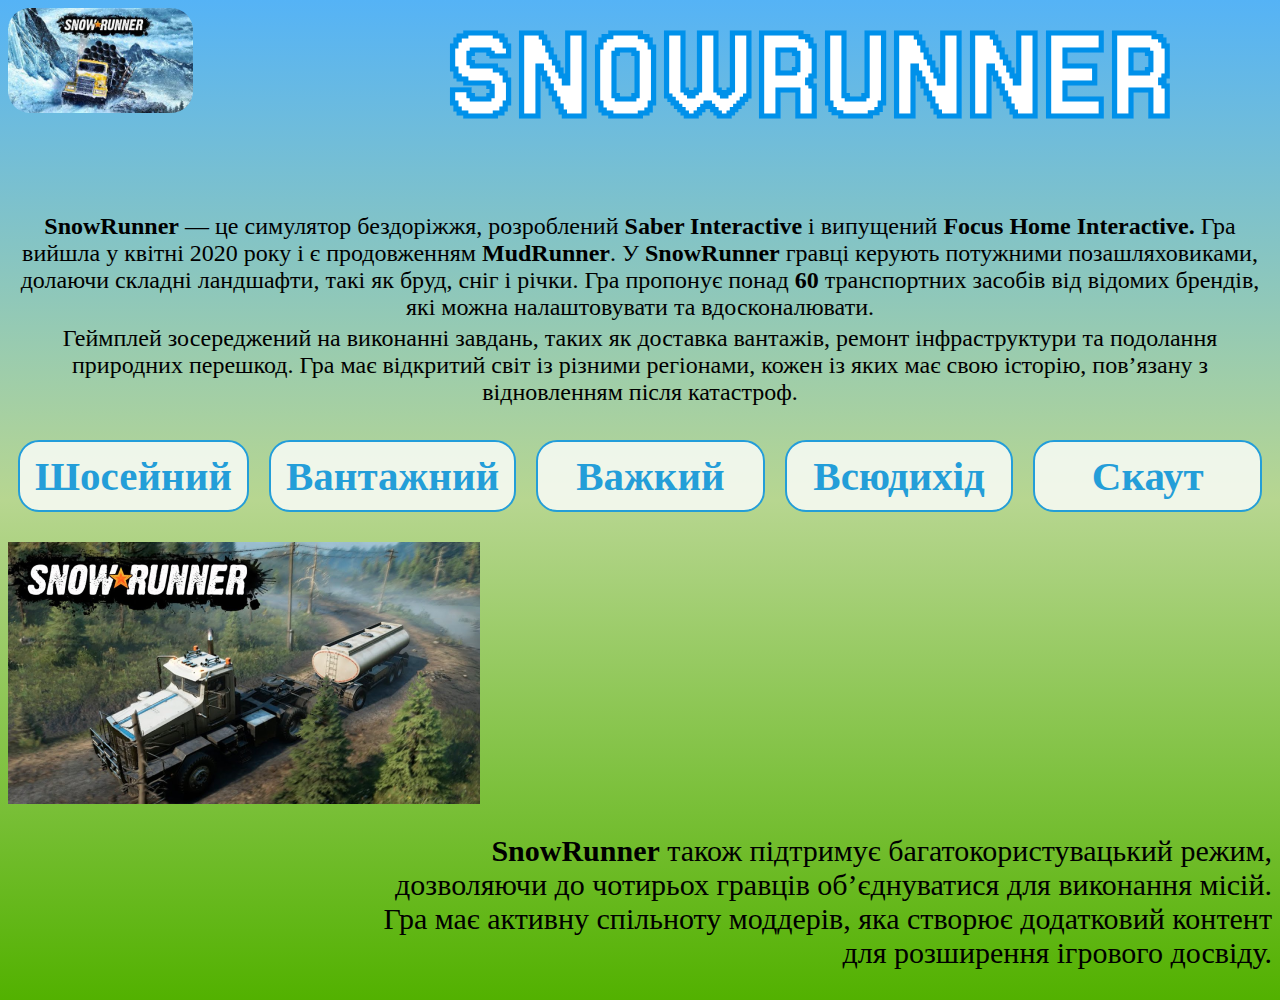
<file: index.html>
<!DOCTYPE html>
<html lang="en">
<head>
    <link href='https://fonts.googleapis.com/css?family=Jersey 25' rel='stylesheet'>
   <link rel="stylesheet" href="style.css">
    <meta charset="UTF-8">
    <meta name="viewport" content="width=device-width, initial-scale=1.0">
    <title>Snowranner</title>
</head>
<body>
   <div class="konteiner"> <img class="lil" src="OSK.jpeg" alt="">
    <h1 class="lol"> 
     SNOWRUNNER</h1></div>
     <p class="text1ct"><b>SnowRunner</b> — це симулятор бездоріжжя, розроблений <b>Saber Interactive</b> і випущений <b>Focus Home Interactive.</b>
         Гра вийшла у квітні 2020 року і є продовженням <b>MudRunner</b>. У <b>SnowRunner</b> гравці керують потужними позашляховиками, долаючи складні ландшафти, такі як бруд, сніг і річки.
          Гра пропонує понад<b> 60</b> транспортних засобів від відомих брендів, які можна налаштовувати та вдосконалювати.

     </p><p class="text1ct">Геймплей зосереджений на виконанні завдань, таких як доставка вантажів, ремонт інфраструктури та подолання природних перешкод. Гра має відкритий світ із різними регіонами, кожен із яких має свою історію, пов’язану з відновленням після катастроф.</p>
     <nav>
        <a href="index2.html"><b>Шосейний</b></a>
        <a href="index3.html"><b>Вантажний</b></a>
        <a href="index4.html"><b>Важкий</b></a>
        <a href="index5.html"><b>Всюдихід</b></a>
        <a href="index6.html"><b>Скаут</b></a>
        
     </nav>
     <div class="dov">
        <img src="BOAR.png" alt=""><p><b>SnowRunner</b> також підтримує багатокористувацький режим, дозволяючи до чотирьох гравців об’єднуватися для виконання місій.
             Гра має активну спільноту моддерів, яка створює додатковий контент для розширення ігрового досвіду.</p>
     </div>      
    </body>
</html>
</file>
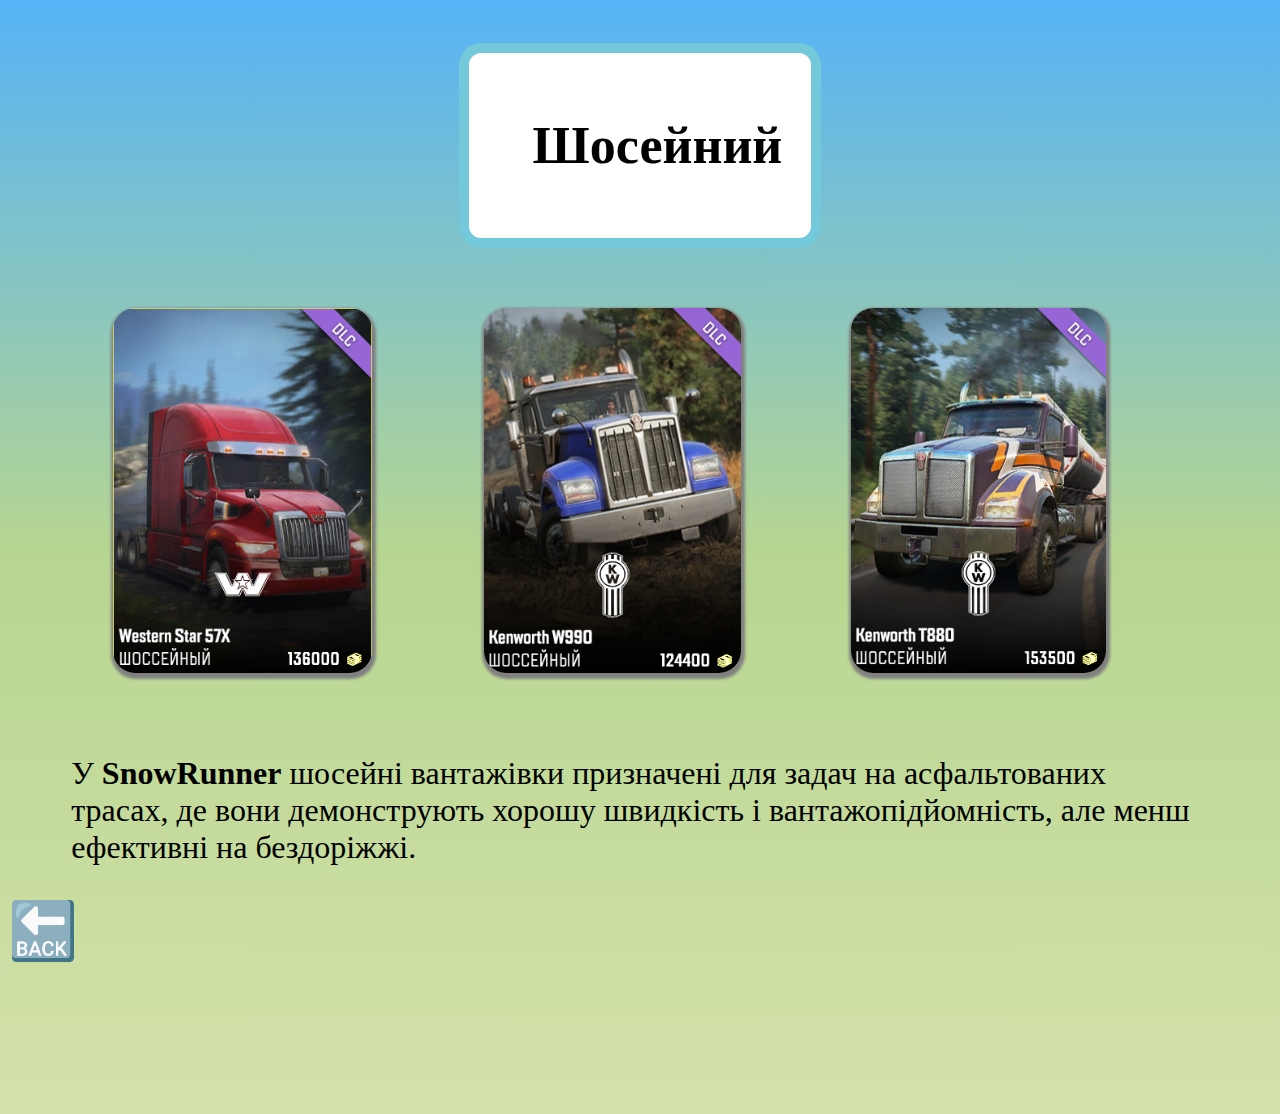
<file: index2.html>
<!DOCTYPE html>
<html lang="en">
<head><link rel="stylesheet" href="style2.css">
    <meta charset="UTF-8">
    <meta name="viewport" content="width=device-width, initial-scale=1.0">
    <title>Шосейний</title>
</head>
<body>
<div class="hehe"><h1>Шосейний</h1></div>

<div class="shose">
<div><img src="1.png" alt=""></div><br><br>
<div><img src="2.png" alt=""></div>
<div><img src="3.png" alt=""></div>
</div>
<p>
    У <b>SnowRunner</b> шосейні вантажівки призначені для задач на асфальтованих трасах,
     де вони демонструють хорошу швидкість і вантажопідйомність, але менш ефективні на бездоріжжі.
</p>
    <a class="w" href="index.html">🔙</a> 
</body>
</html>
</file>
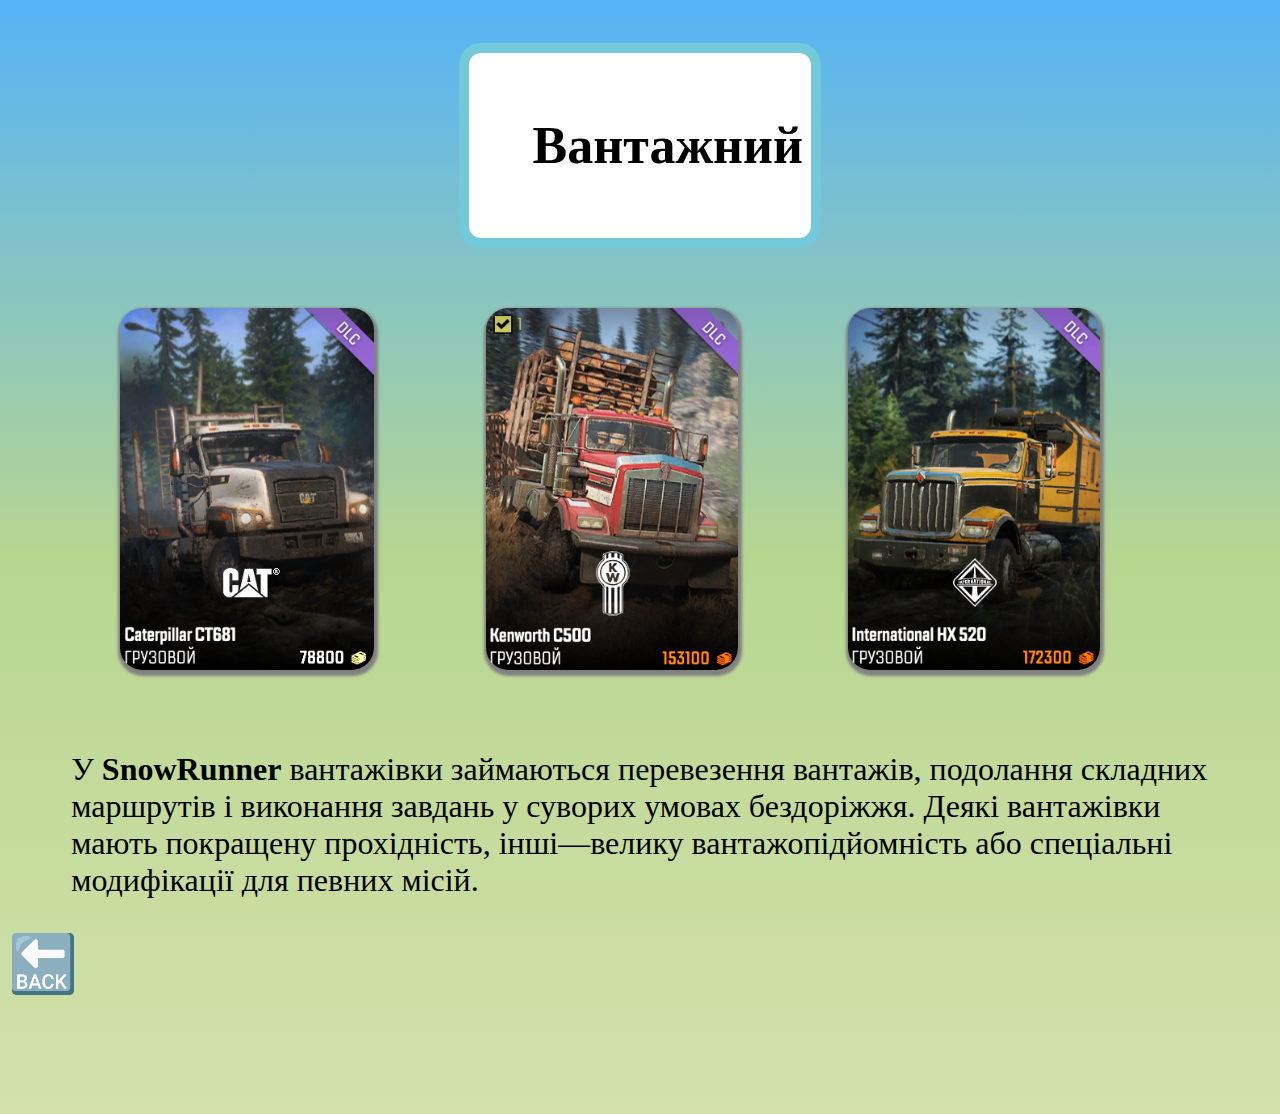
<file: index3.html>
<!DOCTYPE html>
<html lang="en">
<head><link rel="stylesheet" href="style3.css">
    <meta charset="UTF-8">
    <meta name="viewport" content="width=device-width, initial-scale=1.0">
    <title>Вантажний</title>
</head>
<body>
    <div class="hehe"><h1>Вантажний </h1></div>

<div class="shose">
<div><img src="Вантажний.png" alt=""></div><br><br>
<div><img src="Вантажний (2).png" alt=""></div>
<div><img src="Вантажний (3).png" alt=""></div>
</div>
<p>
    У <b>SnowRunner</b> вантажівки займаються перевезення вантажів, подолання складних маршрутів і виконання завдань у суворих умовах бездоріжжя. 
    Деякі вантажівки мають покращену прохідність, інші—велику вантажопідйомність або спеціальні модифікації для певних місій.
</p><a class="w" href="index.html">🔙</a>
</body>
</html>
</file>
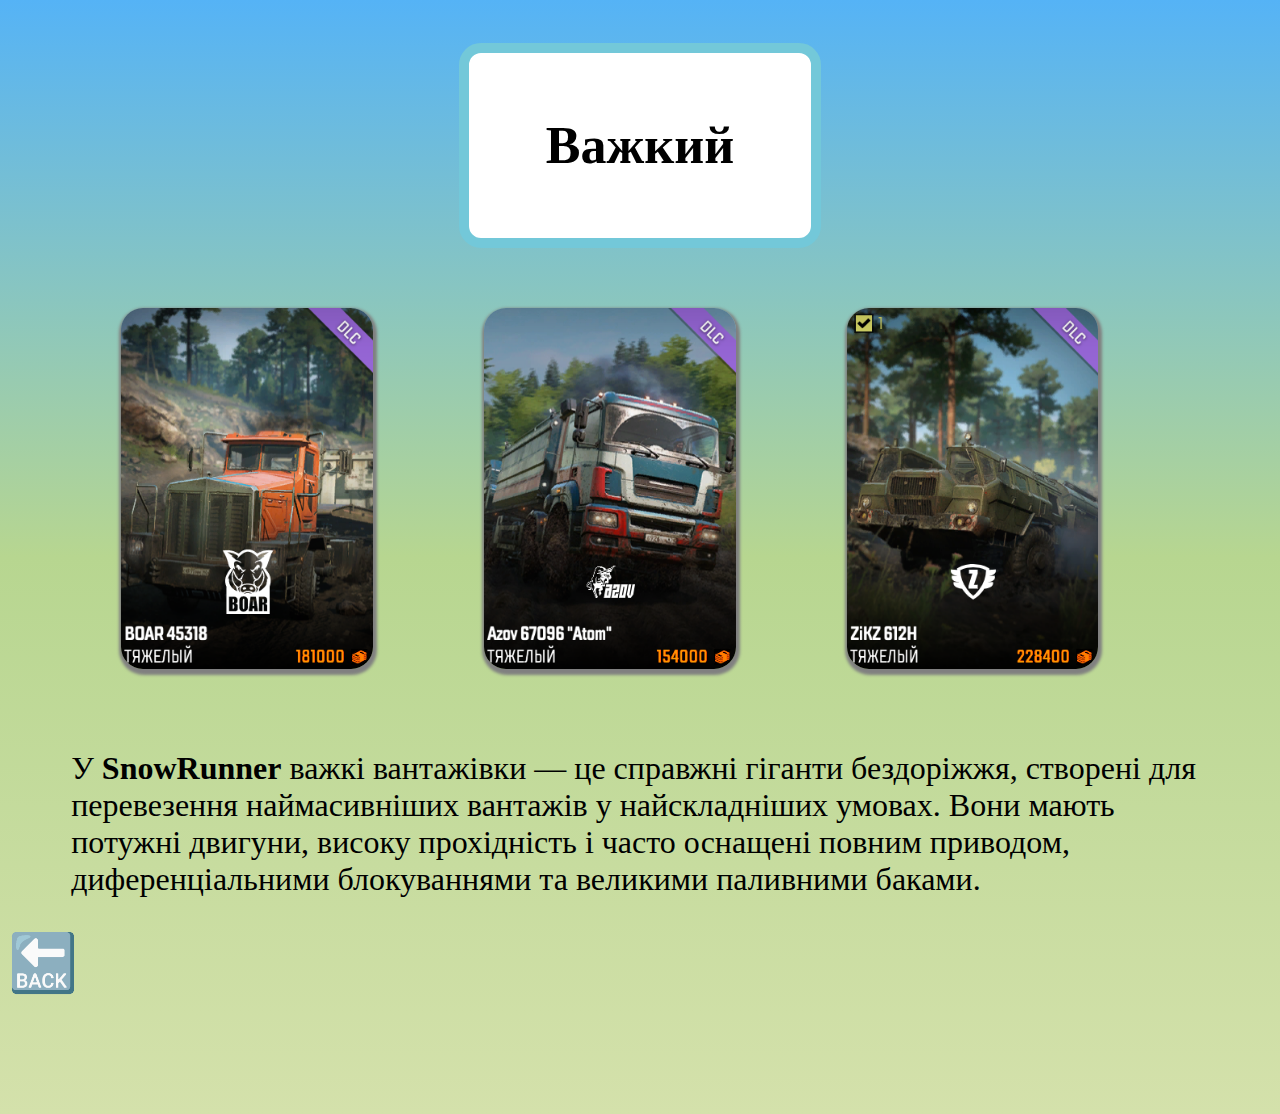
<file: index4.html>
<!DOCTYPE html>
<html lang="en">
<head><link rel="stylesheet" href="style4.css">
    <meta charset="UTF-8">
    <meta name="viewport" content="width=device-width, initial-scale=1.0">
    <title>Тяжкий</title>
</head>
<body>
    <div class="hehe"><h1>Важкий  </h1></div>

<div class="shose">
<div><img src="Тяжкий.png" alt=""></div><br><br>
<div><img src="Тяжкий (2).png" alt=""></div>
<div><img src="Тяжкий (3).png" alt=""></div>
</div>
<p>
    У <b>SnowRunner</b>  важкі вантажівки — це справжні гіганти бездоріжжя, створені для перевезення наймасивніших вантажів у найскладніших умовах. Вони мають потужні двигуни, високу прохідність і часто оснащені повним приводом, диференціальними блокуваннями та великими паливними баками.
</p> <a class="w" href="index.html">🔙</a>
</body>
</html>
</file>
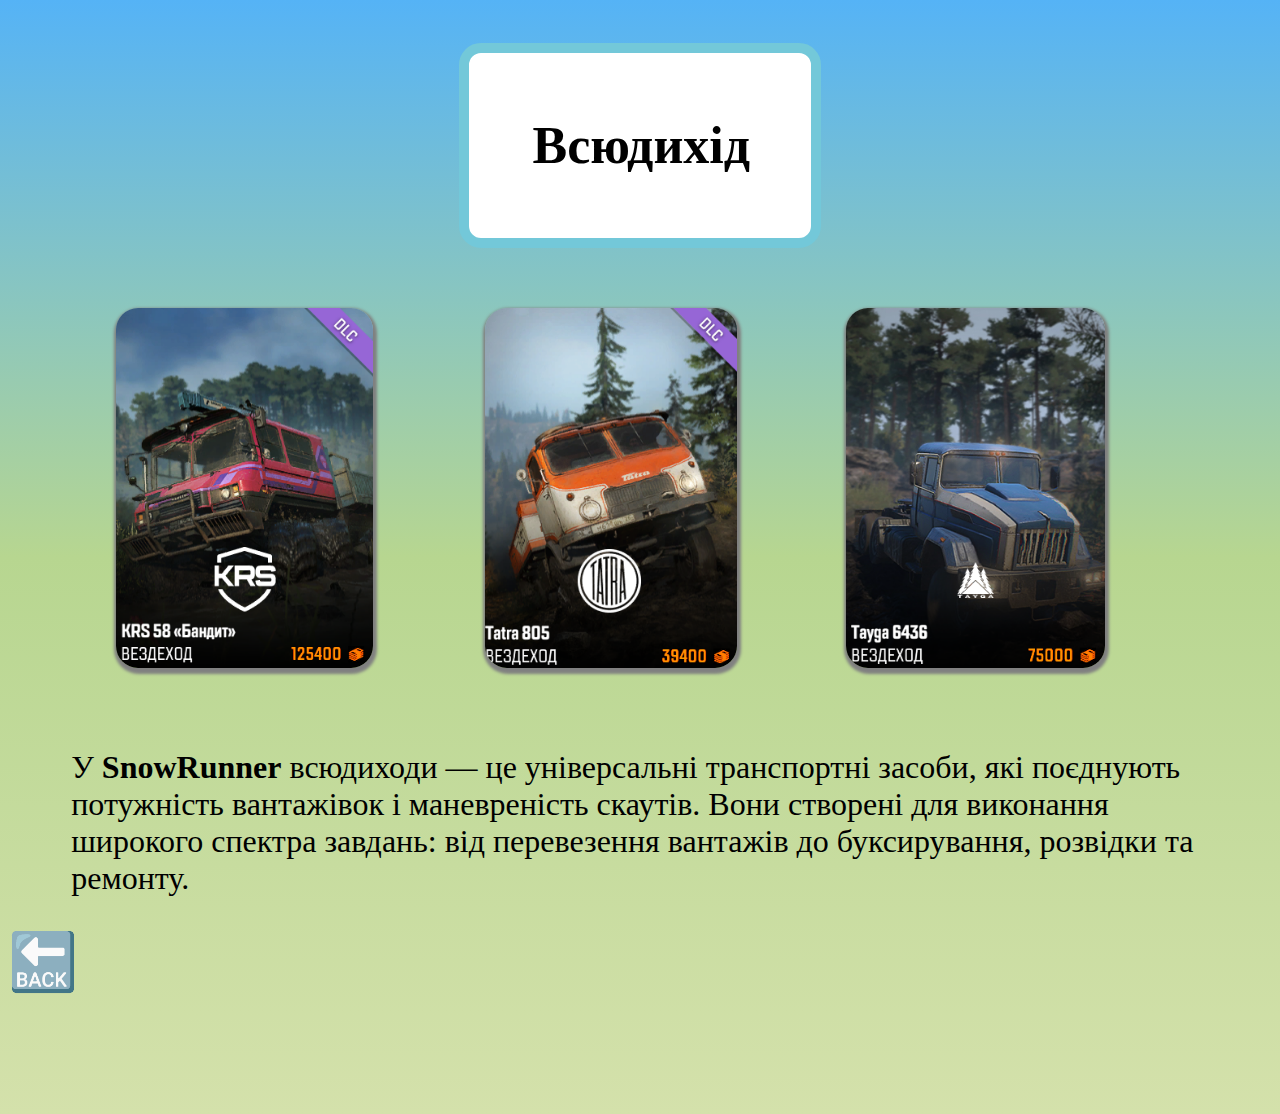
<file: index5.html>
<!DOCTYPE html>
<html lang="en">
<head><link rel="stylesheet" href="style5.css">
    <meta charset="UTF-8">
    <meta name="viewport" content="width=device-width, initial-scale=1.0">
    <title>Всюдихід</title>
</head>
<body>
   <div class="hehe"><h1>Всюдихід </h1></div>

<div class="shose">
<div><img src="Всюдихід.png" alt=""></div><br><br>
<div><img src="Всюдихід (2).png" alt=""></div>
<div><img src="Всюдихід (3).png" alt=""></div>
</div>
<p>
    У <b>SnowRunner</b> всюдиходи — це універсальні транспортні засоби, які поєднують потужність вантажівок і маневреність скаутів.
     Вони створені для виконання широкого спектра завдань: від перевезення вантажів до буксирування, розвідки та ремонту.
</p>  <a class="w" href="index.html">🔙</a>
</body>
</html>
</file>
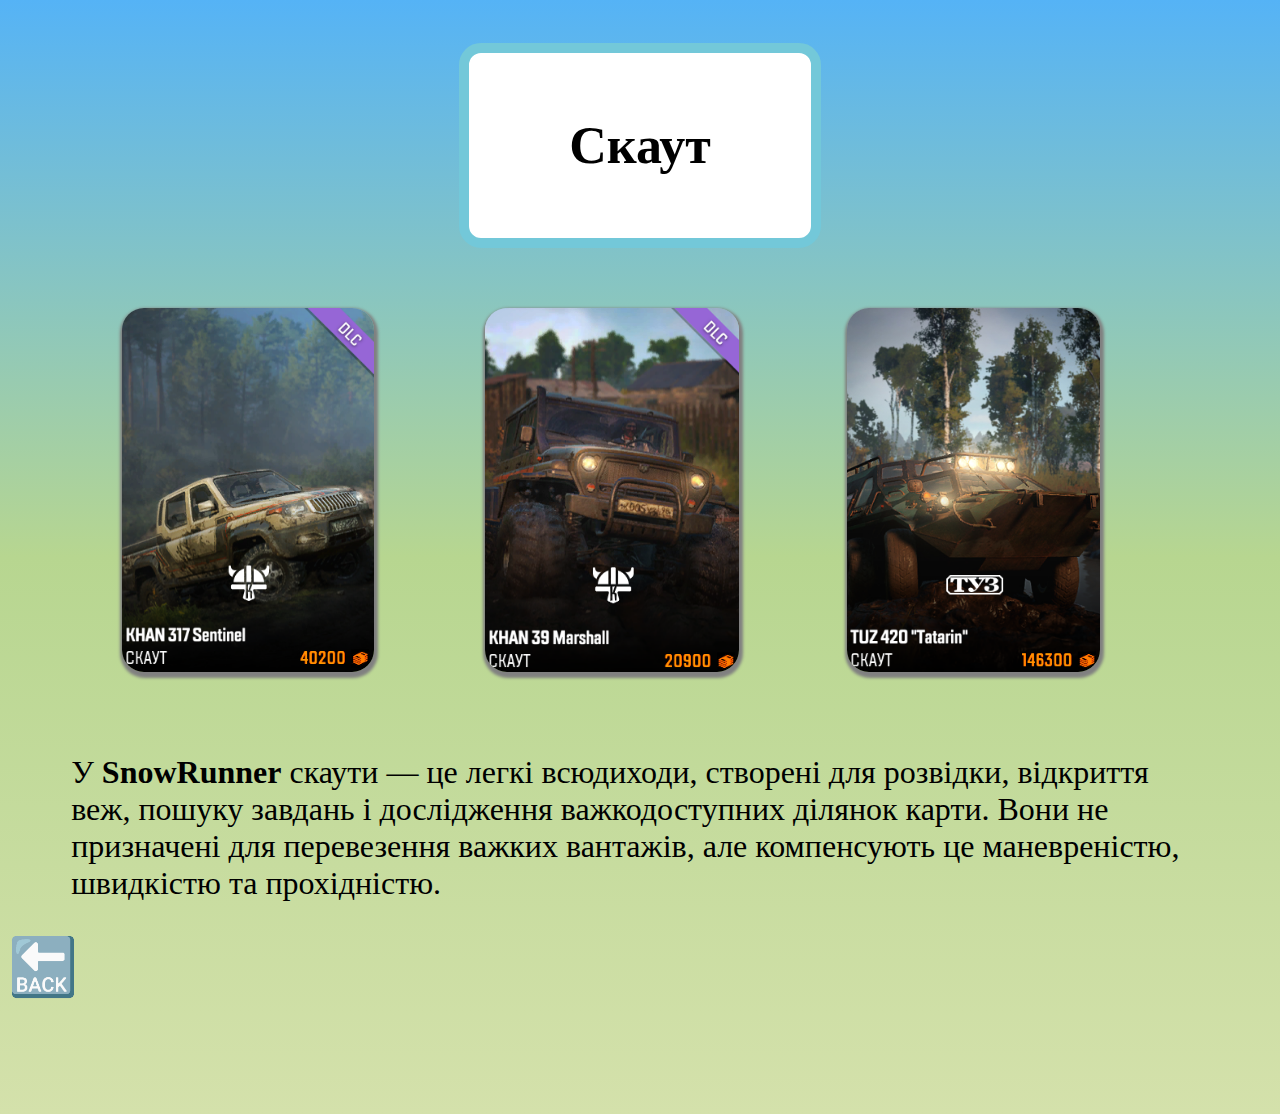
<file: index6.html>
<!DOCTYPE html>
<html lang="en">
<head><link rel="stylesheet" href="style6.css">
    <meta charset="UTF-8">
    <meta name="viewport" content="width=device-width, initial-scale=1.0">
    <title>Скаут</title>
</head>
<body>
    <div class="hehe"><h1>Скаут </h1></div>

<div class="shose">
<div><img src="скаут.png" alt=""></div><br><br>
<div><img src="скаут (2).png" alt=""></div>
<div><img src="скаут (3).png" alt=""></div>
</div>
<p>
    У <b>SnowRunner</b> скаути — це легкі всюдиходи, створені для розвідки, відкриття веж, пошуку завдань і дослідження важкодоступних ділянок
     карти.
     Вони не призначені для перевезення важких вантажів, але компенсують це маневреністю, швидкістю та прохідністю.
</p><a class="w" href="index.html">🔙</a>
</body>
</html>
</file>
<file: style.css>
h1{
    color: brown;
}
body{
    background: linear-gradient(#55B3F6,#B7D690,#52B100);
    background-repeat:no-repeat ;
    background-size:cover ;
    height:100vh ;
}
.lol{
    font-family: "Jersey 25";
    color: #ffffff;
    font-size: 15vh;
    -webkit-text-stroke:1px rgb(0, 145, 234) ;
    text-align: center;
    margin-left: 20%;
    margin-top: -0%;

}
.lil{
    width: 185px;
    height: 105px; 
    border-radius: 22px;
}
.konteiner{
    display: flex;
    flex-direction: row;

}
.konteiner .lol{
    justify-content: center;
}
.text1ct{
    text-align: center;
    font-size: 150%;
    margin-top:-20px;
}
nav a{
    background-color: rgb(255, 255, 255);
    border: 2px solid ;
    border-radius: 21px;
    padding: 10px 15px 10px 15px  ;
    text-decoration: none;
    width: 260px;
    font-size: 41px;
    margin: 10px; 
    text-align: center;
    color: rgb(0, 145, 234);
    opacity: 0.8;
    
}
nav{
    display: flex ;
    justify-content: center;
    margin-bottom: 20px;
    
}
.dov img{
float:left;
}
.dov p{
float:right;
text-align: right;
font-size: 30px;
width: 900px;

}
a:hover{
    opacity: 1;

}
img:hover{
    transform: scale(1.1);
     transition: 2s;
}
</file>
<file: style2.css>
body{
    background: linear-gradient(#55B3F6,#B7D690,#D4E1AB);
    background-repeat:no-repeat ;
    background-size:cover ;
    height:122vh ;
}
.shose{
    display: flex;
    flex-direction:row ;
    justify-content: center;
}
h1{
    text-align: center;
    padding:5% ;
    background-color: white;
    border: 10px solid #73C8D9;
    border-radius: 22px;
    width: 17%;
    font-size: 52px;

}
.hehe{
    display: flex;
    justify-content: center;

}
.shose div{
    margin: 2%;
    

}
img{
    border-radius: 22px;
    height: 80%;
    box-shadow: 1px 3px 3px 3px gray;
}
p{
    font-size: 200%;
    margin-top: -35px;
    margin-left:5%;
    margin-right: 5%;

}
.w{
font-size: 350%;
text-decoration: none;
}

a:hover{
    opacity: 0.8;

}
img:hover{
     transform: scale(1.2);
     transition: 2s;
}
</file>
<file: style3.css>
body{
    background: linear-gradient(#55B3F6,#B7D690,#D4E1AB);
    background-repeat:no-repeat ;
    background-size:cover ;
    height:122vh ;
}
.shose{
    display: flex;
    flex-direction:row ;
    justify-content: center;
}
h1{
    text-align: center;
    padding:5% ;
    background-color: white;
    border: 10px solid #73C8D9;
    border-radius: 22px;
    width: 17%;
    font-size: 52px;

}
.hehe{
    display: flex;
    justify-content: center;

}
.shose div{
    margin: 2%;
    

}
img{
    border-radius: 22px;
    height: 80%;
    box-shadow: 1px 3px 3px 3px gray;
}
p{
    font-size: 200%;
    margin-top: -35px;
    margin-left:5%;
    margin-right: 5%;

}
.w{
font-size: 350%;
text-decoration: none;
}

a:hover{
    opacity: 0.8;

}
img:hover{
     transform: scale(1.2);
     transition: 2s;
}
</file>
<file: style4.css>
body{
    background: linear-gradient(#55B3F6,#B7D690,#D4E1AB);
    background-repeat:no-repeat ;
    background-size:cover ;
    height:122vh ;
}
.shose{
    display: flex;
    flex-direction:row ;
    justify-content: center;
}
h1{
    text-align: center;
    padding:5% ;
    background-color: white;
    border: 10px solid #73C8D9;
    border-radius: 22px;
    width: 17%;
    font-size: 52px;

}
.hehe{
    display: flex;
    justify-content: center;

}
.shose div{
    margin: 2%;
    

}
img{
    border-radius: 22px;
    height: 80%;
    box-shadow: 1px 3px 3px 3px gray;
}
p{
    font-size: 200%;
    margin-top: -35px;
    margin-left:5%;
    margin-right: 5%;

}
.w{
font-size: 350%;
text-decoration: none;
}


a:hover{
    opacity: 0.8;

}
img:hover{
    transform: scale(1.2);
     transition: 2s;
}
</file>
<file: style5.css>
body{
    background: linear-gradient(#55B3F6,#B7D690,#D4E1AB);
    background-repeat:no-repeat ;
    background-size:cover ;
    height:122vh ;
}
.shose{
    display: flex;
    flex-direction:row ;
    justify-content: center;
}
h1{
    text-align: center;
    padding:5% ;
    background-color: white;
    border: 10px solid #73C8D9;
    border-radius: 22px;
    width: 17%;
    font-size: 52px;

}
.hehe{
    display: flex;
    justify-content: center;

}
.shose div{
    margin: 2%;
    

}
img{
    border-radius: 22px;
    height: 80%;
    box-shadow: 1px 3px 3px 3px gray;
}
p{
    font-size: 200%;
    margin-top: -35px;
    margin-left:5%;
    margin-right: 5%;

}
.w{
font-size: 350%;
text-decoration: none;
}

a:hover{
    opacity: 0.8;

}
img:hover{
    transform: scale(1.2);
     transition: 2s;
}
</file>
<file: style6.css>
body{
    background: linear-gradient(#55B3F6,#B7D690,#D4E1AB);
    background-repeat:no-repeat ;
    background-size:cover ;
    height:122vh ;
}
.shose{
    display: flex;
    flex-direction:row ;
    justify-content: center;
}
h1{
    text-align: center;
    padding:5% ;
    background-color: white;
    border: 10px solid #73C8D9;
    border-radius: 22px;
    width: 17%;
    font-size: 52px;

}
.hehe{
    display: flex;
    justify-content: center;

}
.shose div{
    margin: 2%;
    

}
img{
    border-radius: 22px;
    height: 80%;
    box-shadow: 1px 3px 3px 3px gray;
}
p{
    font-size: 200%;
    margin-top: -35px;
    margin-left:5%;
    margin-right: 5%;

}
.w{
font-size: 350%;
text-decoration: none;
}

a:hover{
    opacity: 0.8;

}
img:hover{
    transform: scale(1.2);
     transition: 2s;
}
</file>
